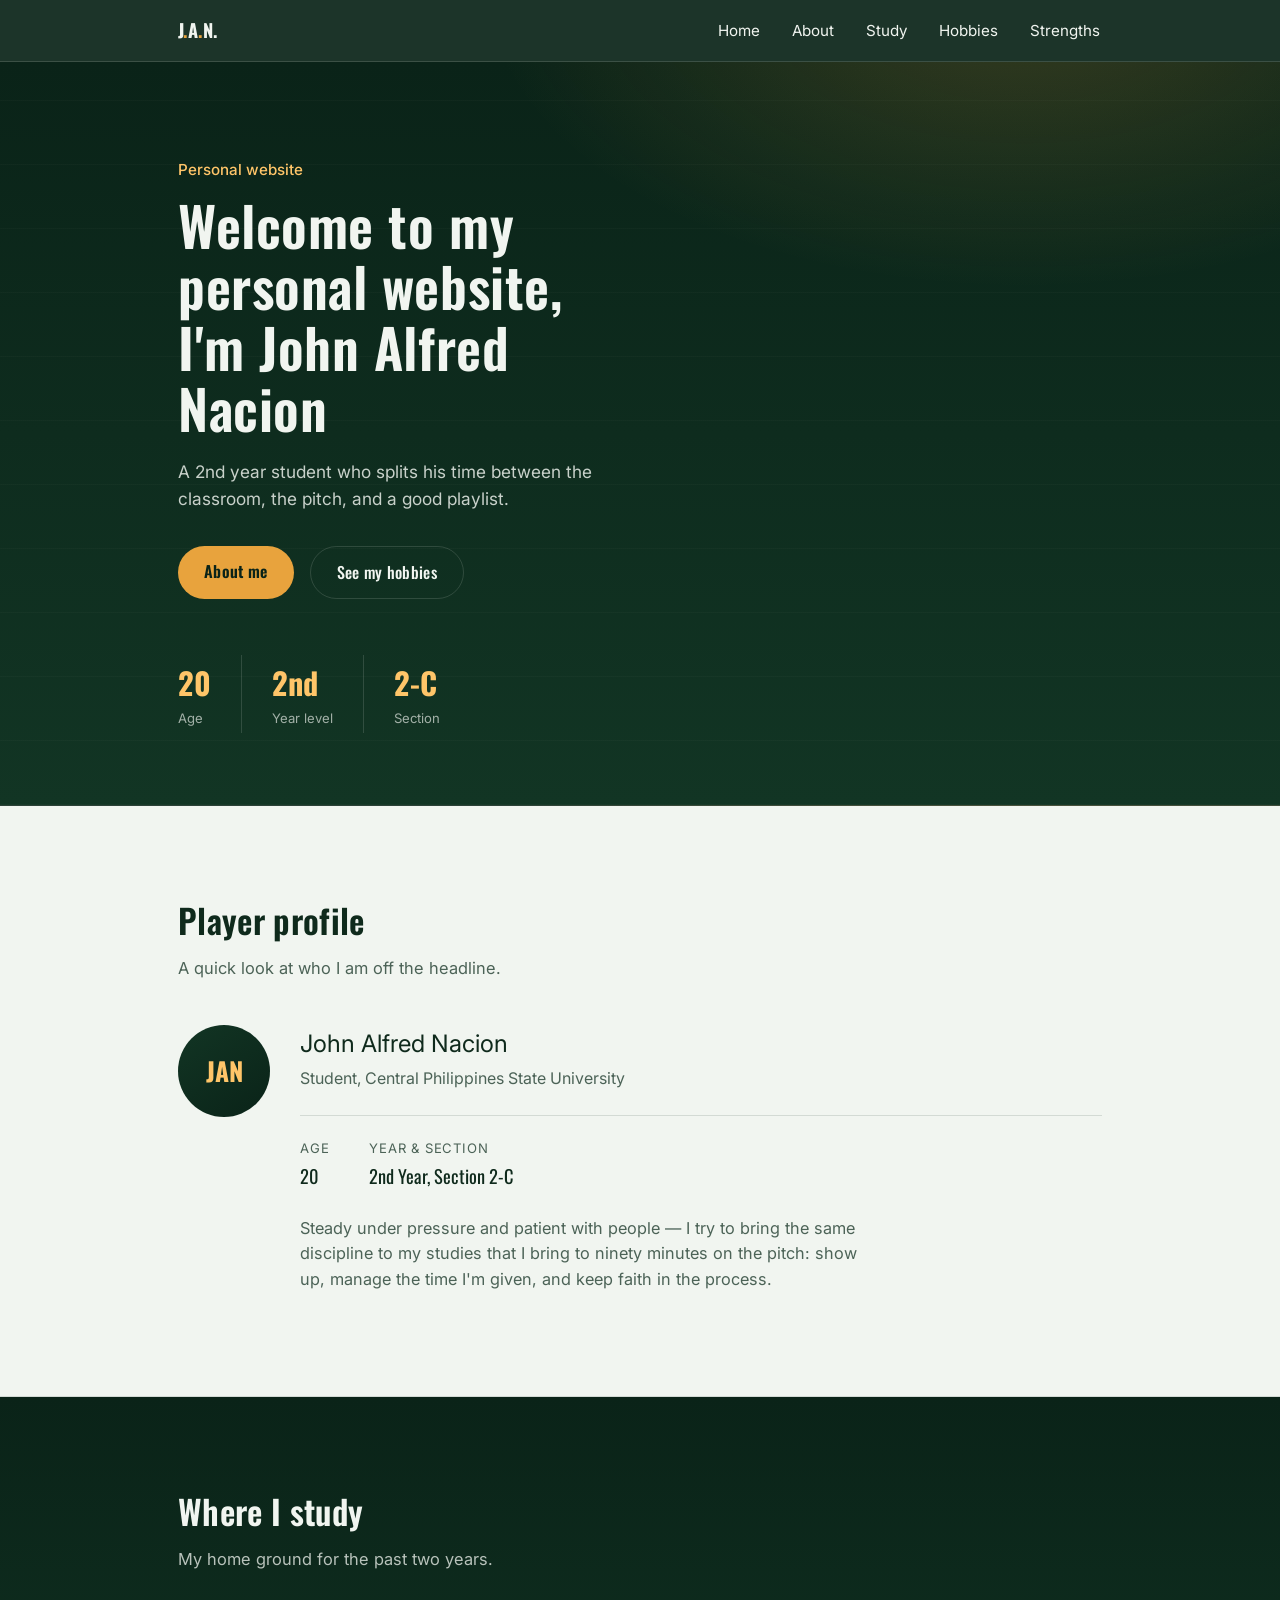
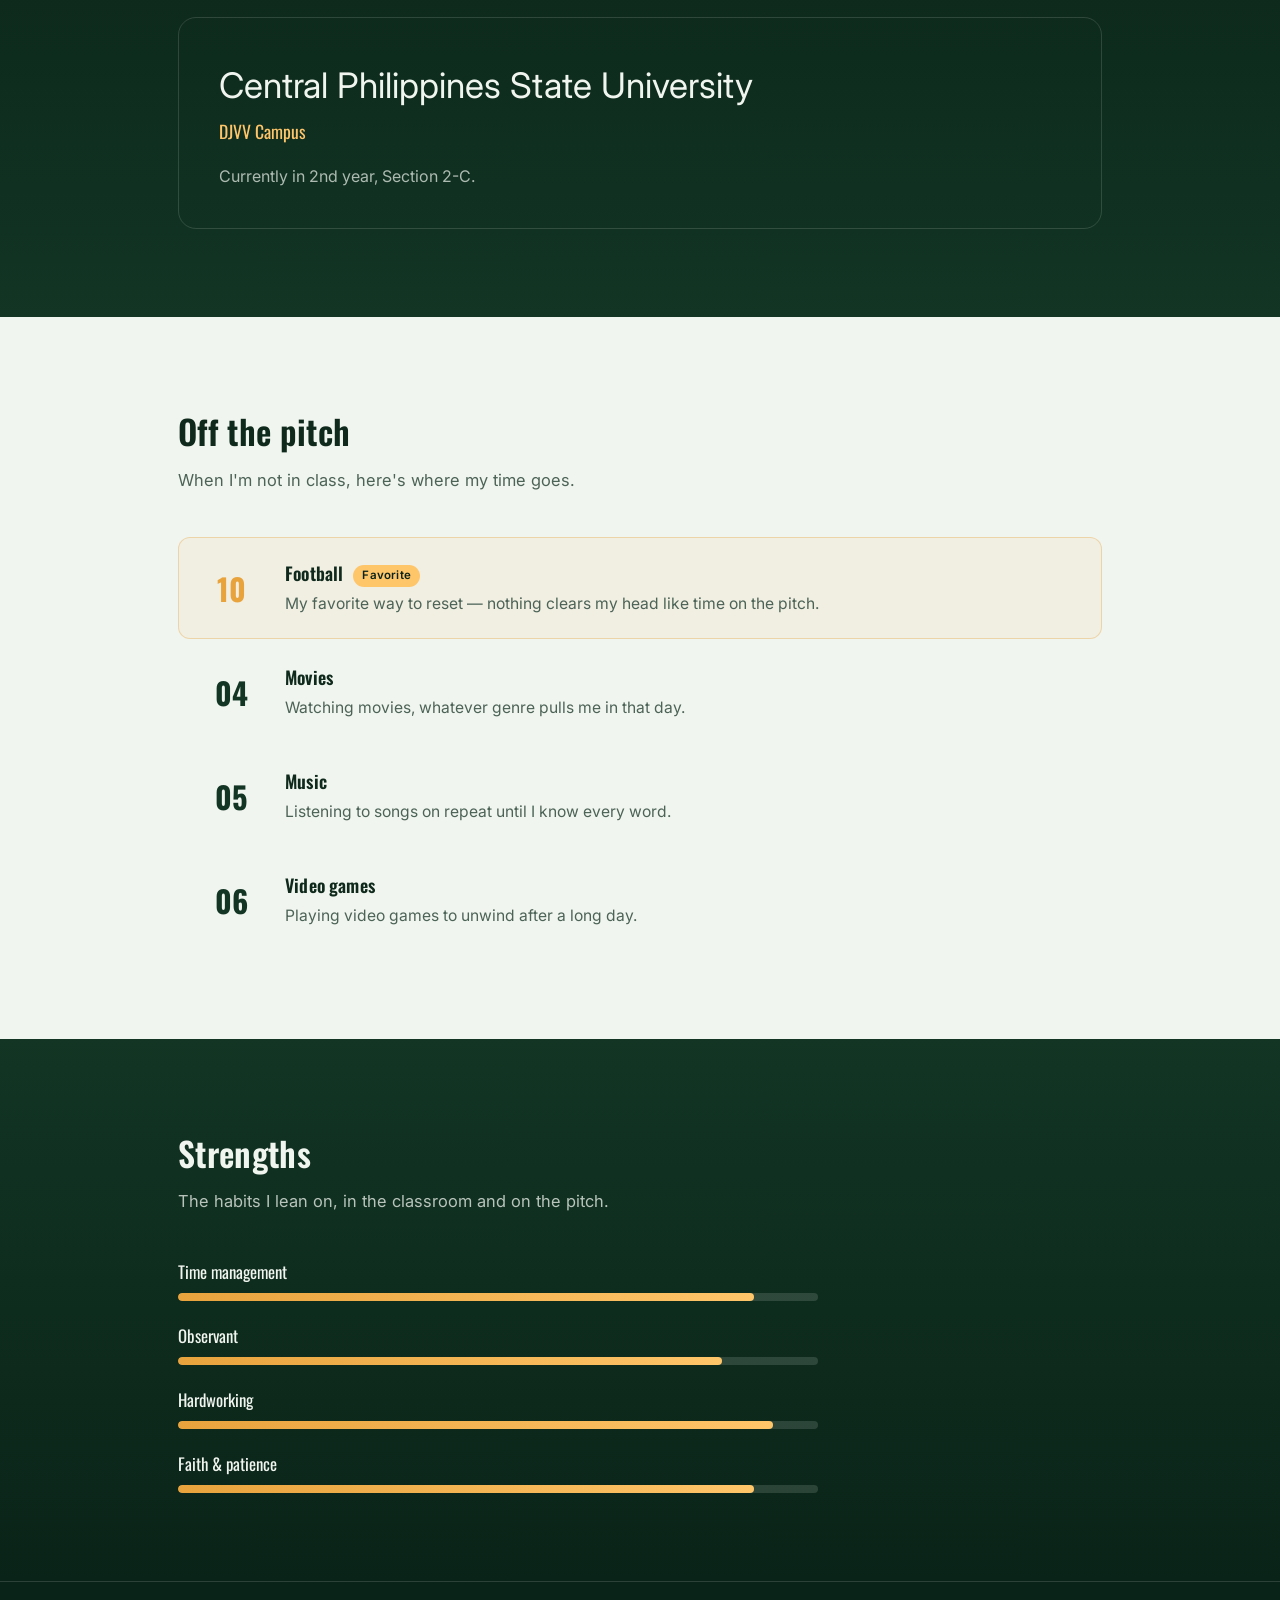
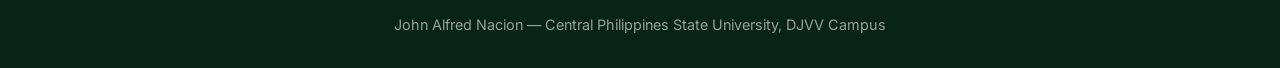
<file: index.html>
<!DOCTYPE html>
<html lang="en">
<head>
<meta charset="UTF-8" />
<meta name="viewport" content="width=device-width, initial-scale=1.0" />
<title>John Alfred Nacion</title>
<meta name="description" content="Personal website of John Alfred Nacion — 2nd year student at Central Philippines State University, DJVV Campus." />
<link rel="preconnect" href="https://fonts.googleapis.com">
<link rel="preconnect" href="https://fonts.gstatic.com" crossorigin>
<link href="https://fonts.googleapis.com/css2?family=Oswald:wght@400;500;600;700&family=Inter:wght@400;500;600&display=swap" rel="stylesheet">
<style>
  :root{
    --pitch-deep: #0A2318;
    --pitch: #123524;
    --pitch-line: rgba(246,245,239,0.14);
    --chalk: #F1F5F0;
    --chalk-line: rgba(15,42,28,0.13);
    --ink: #0F2A1C;
    --ink-soft: #4C6357;
    --amber: #E8A33D;
    --amber-bright: #FFC569;
    --max: 980px;
  }

  *{ box-sizing: border-box; }
  html{ scroll-behavior: smooth; }

  body{
    margin: 0;
    background: var(--chalk);
    color: var(--ink);
    font-family: 'Inter', sans-serif;
    line-height: 1.55;
    -webkit-font-smoothing: antialiased;
  }

  h1, h2, h3, .display{
    font-family: 'Oswald', sans-serif;
    font-weight: 600;
    letter-spacing: 0.01em;
    margin: 0;
  }

  a{ color: inherit; }
  :focus-visible{ outline: 2px solid var(--amber); outline-offset: 3px; }

  .wrap{ max-width: var(--max); margin: 0 auto; padding: 0 28px; }

  /* ---------- Nav ---------- */
  header{
    position: sticky; top: 0; z-index: 50;
    background: rgba(10,35,24,0.92);
    backdrop-filter: blur(8px);
    border-bottom: 1px solid var(--pitch-line);
  }
  nav{
    display: flex; align-items: center; justify-content: space-between;
    padding: 16px 28px; max-width: var(--max); margin: 0 auto;
  }
  .mark{
    font-family: 'Oswald', sans-serif; font-weight: 700; font-size: 1.15rem;
    color: var(--chalk); letter-spacing: 0.02em;
  }
  .mark span{ color: var(--amber); }
  .nav-links{ display: flex; gap: 28px; list-style: none; margin: 0; padding: 0; }
  .nav-links a{
    color: var(--chalk); text-decoration: none; font-size: 0.95rem;
    padding: 6px 2px; border-bottom: 2px solid transparent;
    transition: border-color 0.2s ease, color 0.2s ease;
  }
  .nav-links a:hover{ border-color: var(--amber); color: var(--amber-bright); }

  .menu-btn{
    display: none; background: none; border: 1px solid var(--pitch-line);
    border-radius: 6px; padding: 8px 10px; cursor: pointer;
  }
  .menu-btn span, .menu-btn span::before, .menu-btn span::after{
    display: block; width: 18px; height: 2px; background: var(--chalk);
    position: relative; transition: 0.2s;
  }
  .menu-btn span::before, .menu-btn span::after{ content: ""; position: absolute; }
  .menu-btn span::before{ top: -6px; }
  .menu-btn span::after{ top: 6px; }

  /* ---------- Hero ---------- */
  .hero{
    background:
      repeating-linear-gradient(0deg, rgba(246,245,239,0.025) 0px, rgba(246,245,239,0.025) 1px, transparent 1px, transparent 64px),
      radial-gradient(ellipse 900px 500px at 80% -10%, rgba(232,163,61,0.20), transparent 60%),
      linear-gradient(180deg, var(--pitch-deep), var(--pitch));
    color: var(--chalk);
    padding: 96px 0 72px;
    border-bottom: 1px solid var(--pitch-line);
  }
  .hero .eyebrow{
    color: var(--amber-bright); font-size: 0.95rem; font-weight: 500;
    opacity: 0; animation: rise 0.7s ease forwards; animation-delay: 0.05s;
  }
  .hero h1{
    font-size: clamp(2rem, 5vw, 3.4rem);
    line-height: 1.12; margin-top: 14px; max-width: 15ch;
    opacity: 0; animation: rise 0.7s ease forwards; animation-delay: 0.18s;
  }
  .hero p.sub{
    margin-top: 20px; max-width: 46ch; font-size: 1.08rem; color: rgba(241,245,240,0.82);
    opacity: 0; animation: rise 0.7s ease forwards; animation-delay: 0.32s;
  }
  .hero .cta-row{
    margin-top: 34px; display: flex; gap: 16px; flex-wrap: wrap;
    opacity: 0; animation: rise 0.7s ease forwards; animation-delay: 0.46s;
  }
  .btn{
    display: inline-block; font-family: 'Oswald', sans-serif; font-size: 1rem;
    letter-spacing: 0.02em; padding: 13px 26px; border-radius: 999px;
    text-decoration: none; cursor: pointer; border: none;
    transition: transform 0.18s ease, box-shadow 0.18s ease, background 0.18s ease;
  }
  .btn-primary{ background: var(--amber); color: var(--pitch-deep); font-weight: 600; }
  .btn-primary:hover{ background: var(--amber-bright); transform: translateY(-2px); box-shadow: 0 10px 24px rgba(232,163,61,0.28); }
  .btn-ghost{ background: transparent; color: var(--chalk); border: 1px solid var(--pitch-line); font-weight: 500; }
  .btn-ghost:hover{ border-color: var(--amber); color: var(--amber-bright); }

  .scoreboard{
    margin-top: 56px; display: flex; gap: 0; flex-wrap: wrap;
    opacity: 0; animation: rise 0.7s ease forwards; animation-delay: 0.6s;
  }
  .stat{ padding: 4px 30px 4px 0; border-right: 1px solid var(--pitch-line); margin-right: 30px; }
  .stat:last-child{ border-right: none; margin-right: 0; }
  .stat .num{
    font-family: 'Oswald', sans-serif; font-size: 1.9rem; font-weight: 700;
    color: var(--amber-bright); font-variant-numeric: tabular-nums;
  }
  .stat .lbl{ font-size: 0.82rem; color: rgba(241,245,240,0.65); margin-top: 2px; }

  @keyframes rise{
    from{ opacity: 0; transform: translateY(14px); }
    to{ opacity: 1; transform: translateY(0); }
  }

  /* ---------- Section shell ---------- */
  section{ padding: 88px 0; }
  section h2{ font-size: clamp(1.6rem, 3vw, 2.1rem); }
  .section-head{ max-width: 60ch; margin-bottom: 44px; }
  .section-head p{ color: var(--ink-soft); margin-top: 10px; font-size: 1.03rem; }

  /* ---------- About ---------- */
  #about{ background: var(--chalk); border-bottom: 1px solid var(--chalk-line); }
  .profile{
    display: grid; grid-template-columns: auto 1fr; gap: 30px; align-items: start;
  }
  .avatar{
    width: 92px; height: 92px; border-radius: 50%;
    background: linear-gradient(145deg, var(--pitch), var(--pitch-deep));
    color: var(--amber-bright); display: flex; align-items: center; justify-content: center;
    font-family: 'Oswald', sans-serif; font-size: 1.6rem; font-weight: 700;
    flex-shrink: 0; transition: transform 0.25s ease;
  }
  .profile:hover .avatar{ transform: rotate(-4deg) scale(1.04); }
  .profile-name{ font-size: 1.5rem; }
  .profile-role{ color: var(--ink-soft); margin-top: 4px; }
  .stat-line{
    display: flex; gap: 40px; flex-wrap: wrap; margin-top: 24px;
    padding-top: 22px; border-top: 1px solid var(--chalk-line);
  }
  .stat-line div{ transition: transform 0.18s ease; }
  .stat-line div:hover{ transform: translateY(-3px); }
  .stat-line .k{ font-size: 0.82rem; color: var(--ink-soft); text-transform: uppercase; letter-spacing: 0.06em; }
  .stat-line .v{ font-family: 'Oswald', sans-serif; font-size: 1.15rem; margin-top: 3px; }
  .blurb{ margin-top: 26px; max-width: 58ch; color: var(--ink-soft); font-size: 1.02rem; }

  /* ---------- Home ground / study ---------- */
  #study{
    background: linear-gradient(180deg, var(--pitch-deep), var(--pitch));
    color: var(--chalk);
  }
  #study .section-head p{ color: rgba(241,245,240,0.75); }
  .ground-card{
    border: 1px solid var(--pitch-line); border-radius: 18px; padding: 40px;
    transition: border-color 0.25s ease, background 0.25s ease;
  }
  .ground-card:hover{ border-color: var(--amber); background: rgba(232,163,61,0.05); }
  .ground-card .school{ font-size: clamp(1.5rem, 3.6vw, 2.2rem); }
  .ground-card .campus{ color: var(--amber-bright); font-family: 'Oswald', sans-serif; font-size: 1.1rem; margin-top: 6px; }
  .ground-card .meta{ margin-top: 18px; color: rgba(241,245,240,0.7); }

  /* ---------- Hobbies (roster) ---------- */
  #hobbies{ background: var(--chalk); }
  .roster{ display: flex; flex-direction: column; gap: 2px; }
  .roster-row{
    display: grid; grid-template-columns: 64px 1fr; gap: 22px; align-items: center;
    padding: 22px 20px; border-radius: 12px; border: 1px solid transparent;
    transition: background 0.2s ease, border-color 0.2s ease, transform 0.2s ease;
  }
  .roster-row:hover{ background: rgba(15,42,28,0.04); transform: translateX(4px); }
  .roster-row.favorite{
    background: rgba(232,163,61,0.08); border-color: rgba(232,163,61,0.35);
  }
  .roster-row.favorite:hover{ background: rgba(232,163,61,0.14); }
  .jersey{
    font-family: 'Oswald', sans-serif; font-size: 1.9rem; font-weight: 700;
    color: var(--pitch); text-align: center; font-variant-numeric: tabular-nums;
  }
  .favorite .jersey{ color: var(--amber); }
  .roster-row h3{ font-size: 1.12rem; }
  .roster-row p{ margin: 4px 0 0; color: var(--ink-soft); font-size: 0.98rem; }
  .tag{
    display: inline-block; margin-left: 10px; font-size: 0.72rem; font-family: 'Inter', sans-serif;
    font-weight: 600; color: var(--pitch-deep); background: var(--amber-bright);
    padding: 2px 9px; border-radius: 999px; vertical-align: middle;
  }

  /* ---------- Skills (attribute bars) ---------- */
  #skills{
    background: linear-gradient(180deg, var(--pitch), var(--pitch-deep));
    color: var(--chalk);
  }
  #skills .section-head p{ color: rgba(241,245,240,0.75); }
  .attrs{ display: flex; flex-direction: column; gap: 22px; max-width: 640px; }
  .attr .row{ display: flex; justify-content: space-between; align-items: baseline; margin-bottom: 8px; }
  .attr .name{ font-family: 'Oswald', sans-serif; font-size: 1.05rem; }
  .attr .meter{
    height: 8px; border-radius: 999px; background: rgba(241,245,240,0.14); overflow: hidden;
  }
  .attr .fill{
    height: 100%; border-radius: 999px;
    background: linear-gradient(90deg, var(--amber), var(--amber-bright));
    width: var(--w, 70%);
    transition: filter 0.2s ease;
  }
  .attr:hover .fill{ filter: brightness(1.15); }
  .attr:hover .name{ color: var(--amber-bright); }
  .attr .name{ transition: color 0.2s ease; }

  /* ---------- Footer ---------- */
  footer{
    background: var(--pitch-deep); color: rgba(241,245,240,0.6);
    padding: 32px 0; font-size: 0.9rem; text-align: center;
    border-top: 1px solid var(--pitch-line);
  }

  @media (max-width: 720px){
    .nav-links{
      position: absolute; top: 100%; left: 0; right: 0; flex-direction: column;
      background: var(--pitch-deep); padding: 18px 28px; gap: 16px;
      border-bottom: 1px solid var(--pitch-line);
      display: none;
    }
    .nav-links.open{ display: flex; }
    .menu-btn{ display: block; }
    .profile{ grid-template-columns: 1fr; }
    .stat-line{ gap: 26px; }
  }

  @media (prefers-reduced-motion: reduce){
    *{ animation: none !important; transition: none !important; }
    .hero .eyebrow, .hero h1, .hero p.sub, .hero .cta-row, .scoreboard{ opacity: 1; }
  }
</style>
</head>
<body>

<header>
  <nav>
    <div class="mark">J<span>.</span>A<span>.</span>N.</div>
    <ul class="nav-links" id="navLinks">
      <li><a href="#home">Home</a></li>
      <li><a href="#about">About</a></li>
      <li><a href="#study">Study</a></li>
      <li><a href="#hobbies">Hobbies</a></li>
      <li><a href="#skills">Strengths</a></li>
    </ul>
    <button class="menu-btn" id="menuBtn" aria-label="Toggle menu" aria-expanded="false">
      <span></span>
    </button>
  </nav>
</header>

<section class="hero" id="home">
  <div class="wrap">
    <div class="eyebrow">Personal website</div>
    <h1>Welcome to my personal website, I'm John Alfred Nacion</h1>
    <p class="sub">A 2nd year student who splits his time between the classroom, the pitch, and a good playlist.</p>
    <div class="cta-row">
      <a href="#about" class="btn btn-primary">About me</a>
      <a href="#hobbies" class="btn btn-ghost">See my hobbies</a>
    </div>
    <div class="scoreboard">
      <div class="stat"><div class="num">20</div><div class="lbl">Age</div></div>
      <div class="stat"><div class="num">2nd</div><div class="lbl">Year level</div></div>
      <div class="stat"><div class="num">2-C</div><div class="lbl">Section</div></div>
    </div>
  </div>
</section>

<section id="about">
  <div class="wrap">
    <div class="section-head">
      <h2>Player profile</h2>
      <p>A quick look at who I am off the headline.</p>
    </div>
    <div class="profile">
      <div class="avatar">JAN</div>
      <div>
        <div class="profile-name">John Alfred Nacion</div>
        <div class="profile-role">Student, Central Philippines State University</div>
        <div class="stat-line">
          <div><div class="k">Age</div><div class="v">20</div></div>
          <div><div class="k">Year &amp; section</div><div class="v">2nd Year, Section 2-C</div></div>
        </div>
        <p class="blurb">Steady under pressure and patient with people — I try to bring the same discipline to my studies that I bring to ninety minutes on the pitch: show up, manage the time I'm given, and keep faith in the process.</p>
      </div>
    </div>
  </div>
</section>

<section id="study">
  <div class="wrap">
    <div class="section-head">
      <h2>Where I study</h2>
      <p>My home ground for the past two years.</p>
    </div>
    <div class="ground-card">
      <div class="school">Central Philippines State University</div>
      <div class="campus">DJVV Campus</div>
      <div class="meta">Currently in 2nd year, Section 2-C.</div>
    </div>
  </div>
</section>

<section id="hobbies">
  <div class="wrap">
    <div class="section-head">
      <h2>Off the pitch</h2>
      <p>When I'm not in class, here's where my time goes.</p>
    </div>
    <div class="roster">
      <div class="roster-row favorite">
        <div class="jersey">10</div>
        <div>
          <h3>Football<span class="tag">Favorite</span></h3>
          <p>My favorite way to reset — nothing clears my head like time on the pitch.</p>
        </div>
      </div>
      <div class="roster-row">
        <div class="jersey">04</div>
        <div>
          <h3>Movies</h3>
          <p>Watching movies, whatever genre pulls me in that day.</p>
        </div>
      </div>
      <div class="roster-row">
        <div class="jersey">05</div>
        <div>
          <h3>Music</h3>
          <p>Listening to songs on repeat until I know every word.</p>
        </div>
      </div>
      <div class="roster-row">
        <div class="jersey">06</div>
        <div>
          <h3>Video games</h3>
          <p>Playing video games to unwind after a long day.</p>
        </div>
      </div>
    </div>
  </div>
</section>

<section id="skills">
  <div class="wrap">
    <div class="section-head">
      <h2>Strengths</h2>
      <p>The habits I lean on, in the classroom and on the pitch.</p>
    </div>
    <div class="attrs">
      <div class="attr">
        <div class="row"><span class="name">Time management</span></div>
        <div class="meter"><div class="fill" style="--w: 90%"></div></div>
      </div>
      <div class="attr">
        <div class="row"><span class="name">Observant</span></div>
        <div class="meter"><div class="fill" style="--w: 85%"></div></div>
      </div>
      <div class="attr">
        <div class="row"><span class="name">Hardworking</span></div>
        <div class="meter"><div class="fill" style="--w: 93%"></div></div>
      </div>
      <div class="attr">
        <div class="row"><span class="name">Faith &amp; patience</span></div>
        <div class="meter"><div class="fill" style="--w: 90%"></div></div>
      </div>
    </div>
  </div>
</section>

<footer>
  John Alfred Nacion — Central Philippines State University, DJVV Campus
</footer>

<script>
  const menuBtn = document.getElementById('menuBtn');
  const navLinks = document.getElementById('navLinks');
  menuBtn.addEventListener('click', () => {
    const isOpen = navLinks.classList.toggle('open');
    menuBtn.setAttribute('aria-expanded', isOpen);
  });
  navLinks.querySelectorAll('a').forEach(link => {
    link.addEventListener('click', () => {
      navLinks.classList.remove('open');
      menuBtn.setAttribute('aria-expanded', 'false');
    });
  });
</script>

</body>
</html>
</file>
